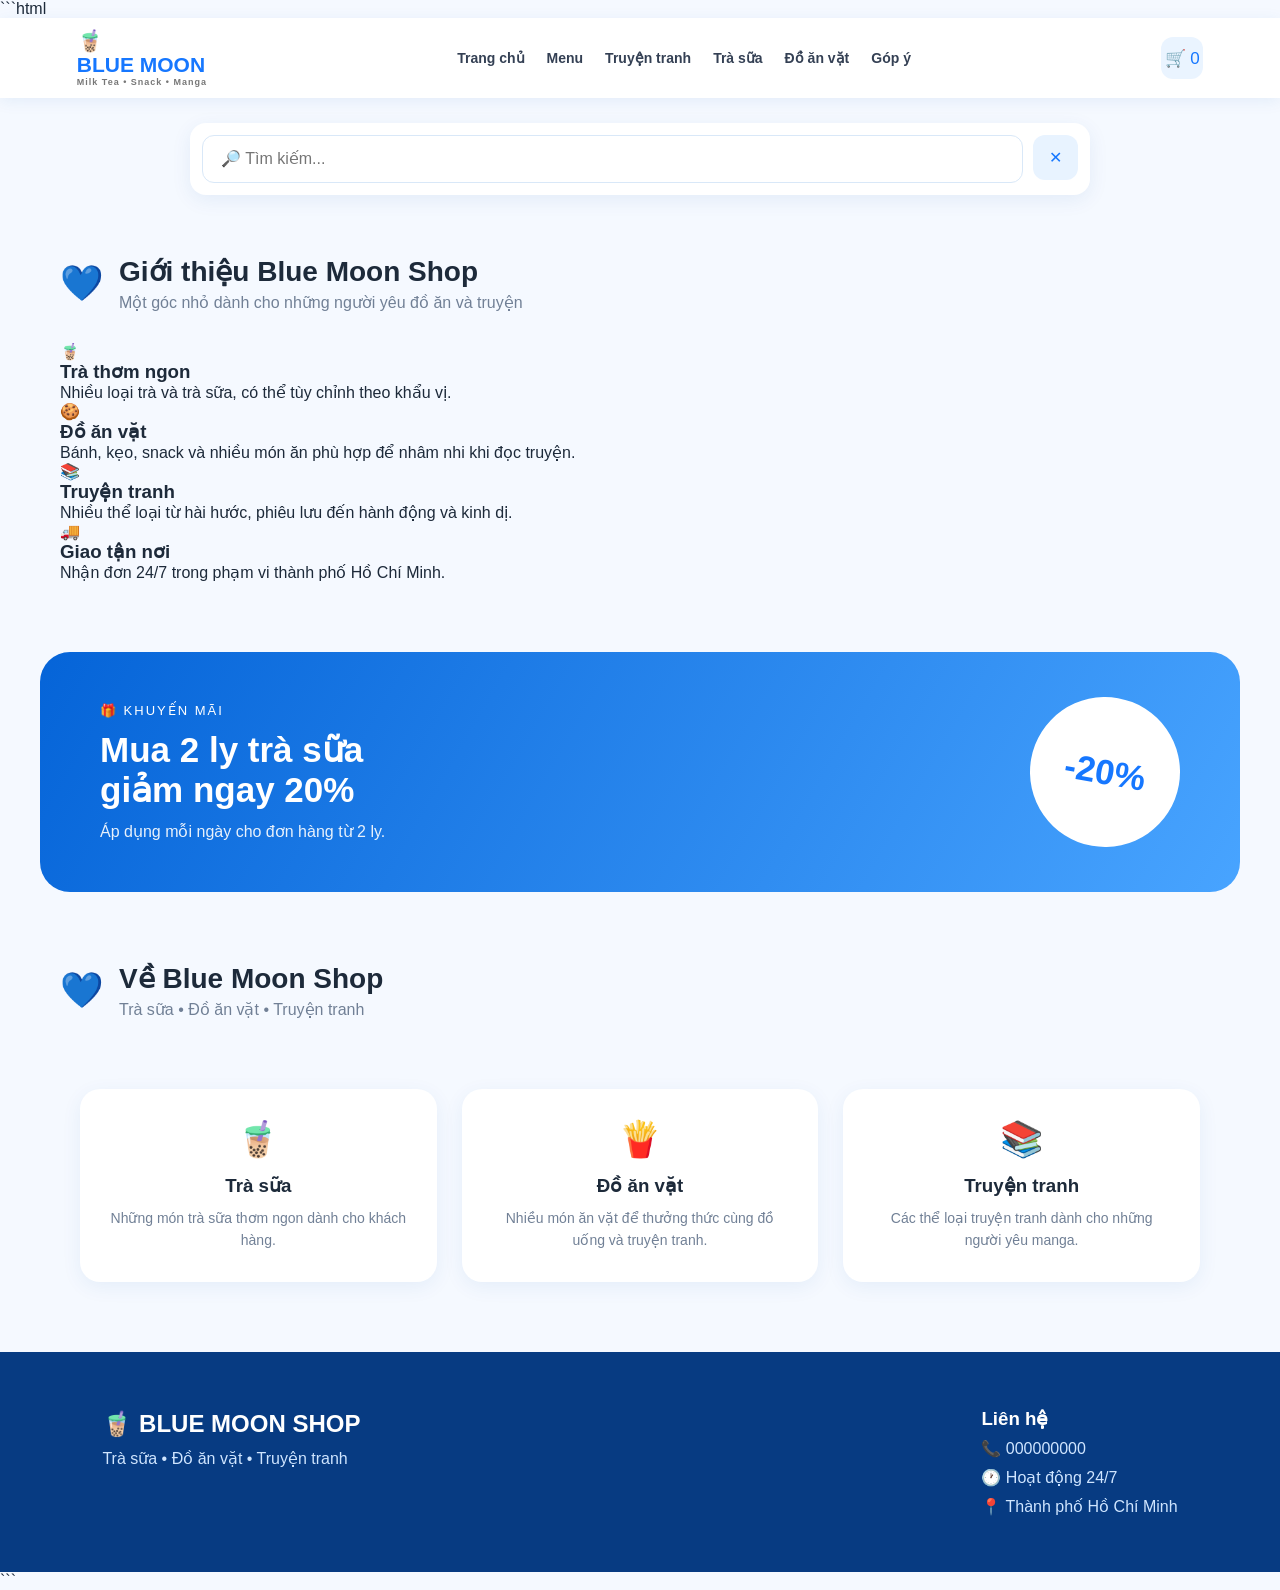
<file: about.html>
```html
<!DOCTYPE html>
<html lang="vi">

<head>

    <meta charset="UTF-8">

    <meta name="viewport"
          content="width=device-width, initial-scale=1.0">

    <title>Giới thiệu - Blue Moon Shop</title>

    <link rel="stylesheet"
          href="css/style.css">

</head>


<body>


<header>

    <div class="logo">

        🧋 <span>BLUE MOON</span>

        <small>
            Milk Tea • Snack • Manga
        </small>

    </div>


    <nav>

        <a href="index.html">
            Trang chủ
        </a>

        <a href="menu.html">
            Menu
        </a>

        <a href="truyen.html">
            Truyện tranh
        </a>

        <a href="trasua.html">
            Trà sữa
        </a>

        <a href="anvat.html">
            Đồ ăn vặt
        </a>

        <a href="gopy.html">
            Góp ý
        </a>

    </nav>


    <div class="header-right">

        <button onclick="openCart()">
            🛒 <span id="cartCount">0</span>
        </button>

    </div>

</header>


<!-- ==========================================
     THANH TÌM KIẾM
     ========================================== -->

<div class="page-search">

    <input
        type="text"
        id="pageSearch"
        placeholder="🔎 Tìm kiếm..."
        oninput="searchAboutPage()"
    >

    <button
        type="button"
        onclick="clearAboutSearch()"
    >
        ✕
    </button>

</div>


<style>

.page-search {

    width: 90%;
    max-width: 900px;

    margin: 25px auto;

    display: flex;

    gap: 10px;

    background: white;

    padding: 12px;

    border-radius: 16px;

    box-shadow:
        0 5px 20px rgba(0, 80, 170, .08);

    box-sizing: border-box;

}


.page-search input {

    flex: 1;

    padding: 14px 18px;

    border: 1px solid #d9e8f8;

    border-radius: 12px;

    outline: none;

    font-size: 16px;

    box-sizing: border-box;

}


.page-search input:focus {

    border-color: #1677ff;

}


.page-search button {

    width: 45px;

    height: 45px;

    border: none;

    border-radius: 12px;

    background: #e8f3ff;

    color: #1677ff;

    cursor: pointer;

    font-size: 16px;

}


.page-search button:hover {

    background: #1677ff;

    color: white;

}

</style>



<main>


<section class="section">

    <div class="section-title">

        <span>
            💙
        </span>

        <div>

            <h2>
                Giới thiệu Blue Moon Shop
            </h2>

            <p>
                Một góc nhỏ dành cho những người yêu đồ ăn và truyện
            </p>

        </div>

    </div>


    <div class="feature-grid">


        <div class="feature-card">

            <div class="feature-icon">
                🧋
            </div>

            <h3>
                Trà thơm ngon
            </h3>

            <p>
                Nhiều loại trà và trà sữa,
                có thể tùy chỉnh theo khẩu vị.
            </p>

        </div>


        <div class="feature-card">

            <div class="feature-icon">
                🍪
            </div>

            <h3>
                Đồ ăn vặt
            </h3>

            <p>
                Bánh, kẹo, snack và nhiều món ăn
                phù hợp để nhâm nhi khi đọc truyện.
            </p>

        </div>


        <div class="feature-card">

            <div class="feature-icon">
                📚
            </div>

            <h3>
                Truyện tranh
            </h3>

            <p>
                Nhiều thể loại từ hài hước,
                phiêu lưu đến hành động và kinh dị.
            </p>

        </div>


        <div class="feature-card">

            <div class="feature-icon">
                🚚
            </div>

            <h3>
                Giao tận nơi
            </h3>

            <p>
                Nhận đơn 24/7 trong phạm vi
                thành phố Hồ Chí Minh.
            </p>

        </div>


    </div>

</section>



<section class="promotion">

    <div>

        <span>
            🎁 KHUYẾN MÃI
        </span>

        <h2>
            Mua 2 ly trà sữa
            <br>
            giảm ngay 20%
        </h2>

        <p>
            Áp dụng mỗi ngày cho đơn hàng từ 2 ly.
        </p>

    </div>


    <div class="sale-circle">
        -20%
    </div>

</section>



<section class="section">

    <div class="section-title">

        <span>
            💙
        </span>

        <div>

            <h2>
                Về Blue Moon Shop
            </h2>

            <p>
                Trà sữa • Đồ ăn vặt • Truyện tranh
            </p>

        </div>

    </div>


    <div class="info-section">


        <div class="info-box">

            <div>
                🧋
            </div>

            <h3>
                Trà sữa
            </h3>

            <p>
                Những món trà sữa thơm ngon
                dành cho khách hàng.
            </p>

        </div>


        <div class="info-box">

            <div>
                🍟
            </div>

            <h3>
                Đồ ăn vặt
            </h3>

            <p>
                Nhiều món ăn vặt để thưởng thức
                cùng đồ uống và truyện tranh.
            </p>

        </div>


        <div class="info-box">

            <div>
                📚
            </div>

            <h3>
                Truyện tranh
            </h3>

            <p>
                Các thể loại truyện tranh
                dành cho những người yêu manga.
            </p>

        </div>


    </div>

</section>


</main>



<footer>

    <div>

        <h2>
            🧋 BLUE MOON SHOP
        </h2>

        <p>
            Trà sữa • Đồ ăn vặt • Truyện tranh
        </p>

    </div>


    <div>

        <h3>
            Liên hệ
        </h3>

        <p>
            📞 000000000
        </p>

        <p>
            🕐 Hoạt động 24/7
        </p>

        <p>
            📍 Thành phố Hồ Chí Minh
        </p>

    </div>

</footer>



<div id="productModal" class="modal">

    <div class="modal-content">

        <span
            class="close"
            onclick="closeModal()">

            ×

        </span>

        <div
            id="modalIcon"
            class="modal-icon">

            🧋

        </div>

        <h2 id="modalName"></h2>

        <p id="modalDescription"></p>

        <h3
            id="modalPrice"
            class="price">
        </h3>

        <button id="modalAddButton">
            🛒 Thêm vào giỏ hàng
        </button>

    </div>

</div>



<div id="cartModal" class="modal">

    <div class="modal-content cart-content">

        <span
            class="close"
            onclick="closeCart()">

            ×

        </span>

        <h2>
            🛒 Giỏ hàng
        </h2>


        <div id="cartItems"></div>


        <div class="cart-total">

            Tổng cộng:

            <strong id="cartTotal">
                0đ
            </strong>

        </div>


        <button onclick="checkout()">
            Thanh toán
        </button>

    </div>

</div>



<script src="js/script.js"></script>


<script>

/* ==========================================
   TÌM KIẾM TRÊN TRANG ABOUT
   ========================================== */

function searchAboutPage() {

    const input =
        document.getElementById("pageSearch");

    if (!input) return;


    const keyword =
        input.value
            .toLowerCase()
            .trim();


    /*
     * Tìm trong từng phần nội dung
     * của trang.
     */

    const items =
        document.querySelectorAll(
            "main .section, main .promotion"
        );


    items.forEach(
        function(item) {

            const text =
                item.innerText
                    .toLowerCase();


            if (
                keyword === "" ||
                text.includes(keyword)
            ) {

                item.style.display = "";

            } else {

                item.style.display = "none";

            }

        }
    );

}


/* ==========================================
   XÓA TÌM KIẾM
   ========================================== */

function clearAboutSearch() {

    const input =
        document.getElementById(
            "pageSearch"
        );


    if (!input) return;


    input.value = "";


    searchAboutPage();


    input.focus();

}

</script>
<script></script>

</body>

</html>
```
</file>
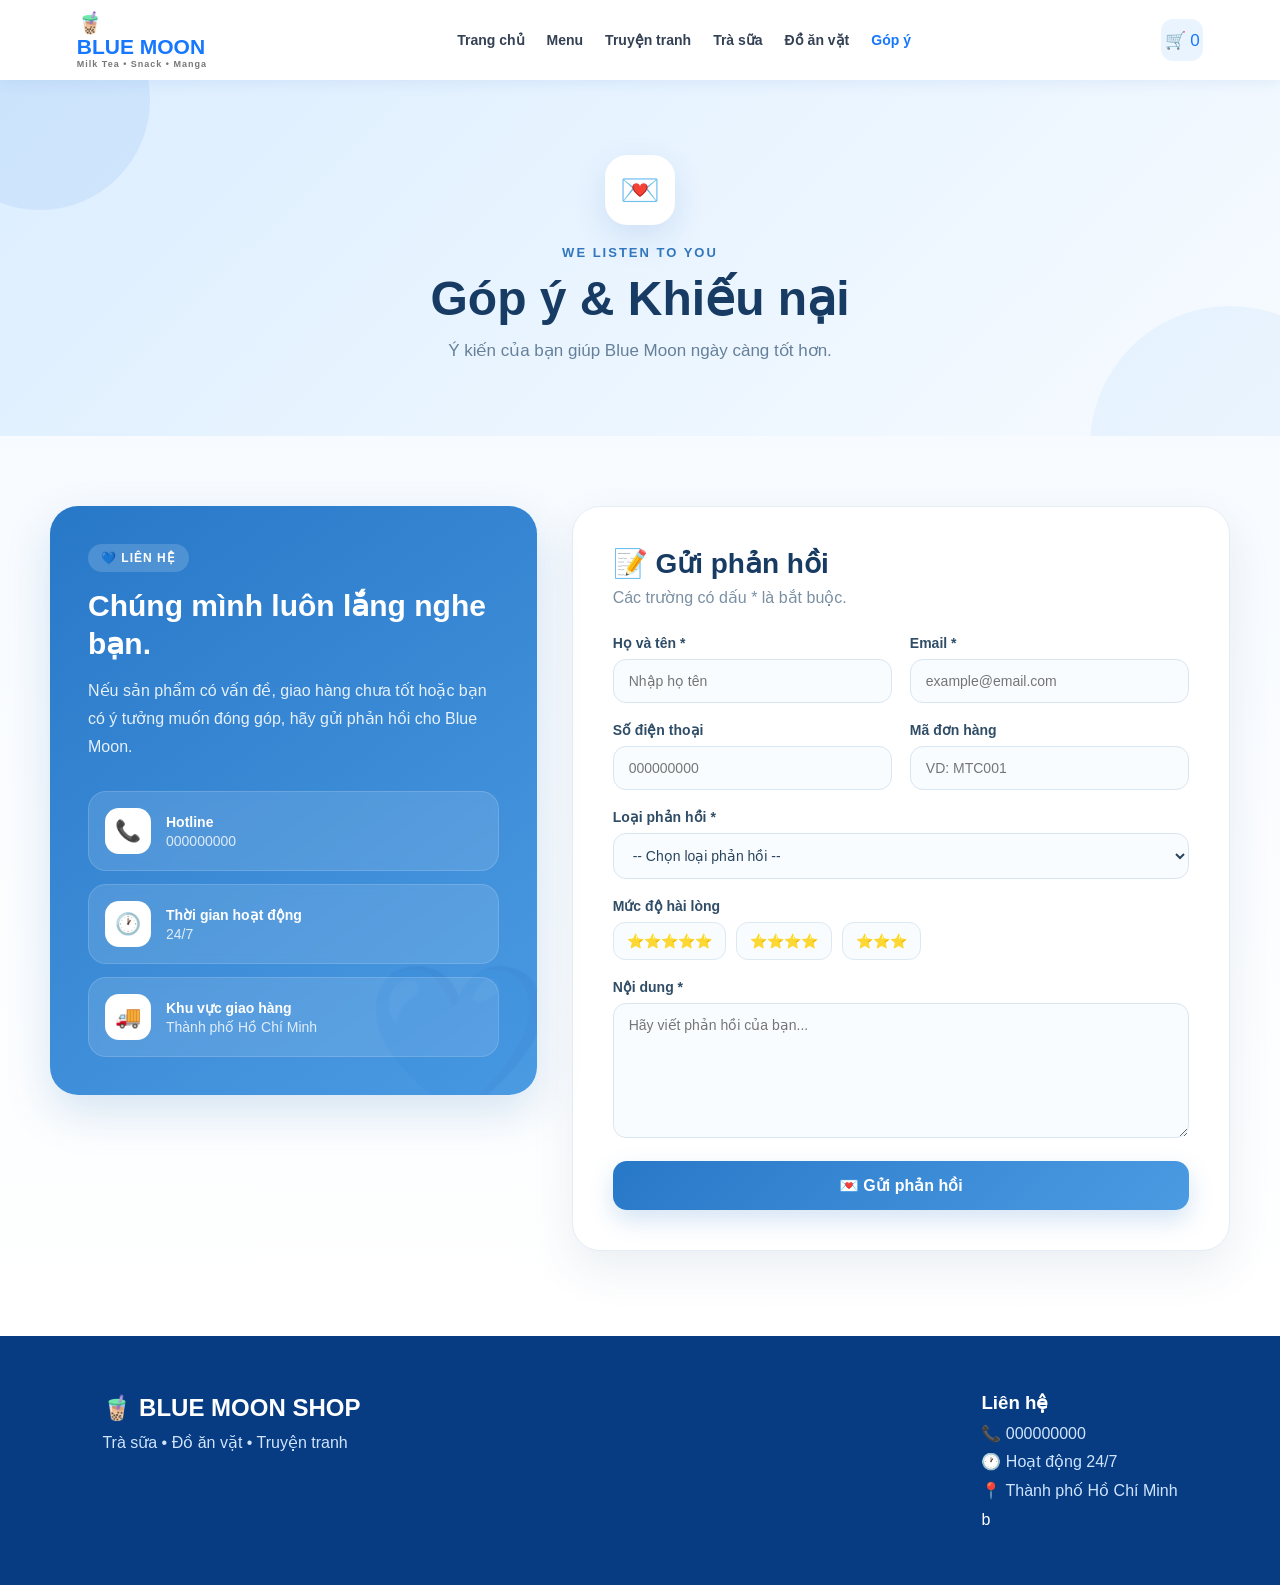
<file: gopy.html>
<!DOCTYPE html>
<html lang="vi">

<head>

    <meta charset="UTF-8">

    <meta name="viewport"
          content="width=device-width, initial-scale=1.0">

    <title>Góp ý & Khiếu nại | BLUE MOON SHOP</title>

    <link rel="stylesheet"
          href="css/style.css">

    <style>

        /* =========================
           GIAO DIỆN TRANG GÓP Ý
           ========================= */

        .feedback-page {
            background: linear-gradient(180deg, #f4f9ff 0%, #ffffff 100%);
            min-height: 100vh;
        }

        .feedback-banner {
            position: relative;
            overflow: hidden;
            padding: 75px 20px;
            text-align: center;
            background: linear-gradient(135deg, #dceeff, #f7fbff);
        }

        .feedback-banner::before,
        .feedback-banner::after {
            content: "";
            position: absolute;
            border-radius: 50%;
            pointer-events: none;
        }

        .feedback-banner::before {
            width: 220px;
            height: 220px;
            background: rgba(80, 150, 230, 0.12);
            top: -90px;
            left: -70px;
        }

        .feedback-banner::after {
            width: 280px;
            height: 280px;
            background: rgba(120, 180, 240, 0.10);
            bottom: -150px;
            right: -90px;
        }

        .feedback-banner-content {
            position: relative;
            z-index: 1;
            max-width: 850px;
            margin: auto;
        }

        .feedback-banner .banner-icon {
            width: 70px;
            height: 70px;
            margin: 0 auto 18px;
            display: flex;
            align-items: center;
            justify-content: center;
            border-radius: 22px;
            background: white;
            box-shadow: 0 12px 35px rgba(0, 80, 170, .12);
            font-size: 32px;
        }

        .feedback-banner span {
            display: inline-block;
            margin-bottom: 10px;
            color: #3277bd;
            font-size: 13px;
            font-weight: 800;
            letter-spacing: 2px;
        }

        .feedback-banner h1 {
            margin: 0 0 14px;
            color: #173b63;
            font-size: clamp(32px, 5vw, 48px);
            font-weight: 800;
        }

        .feedback-banner p {
            margin: 0;
            color: #66809a;
            font-size: 17px;
        }


        .feedback-wrap {
            padding: 70px 20px 85px;
        }

        .feedback-layout {
            max-width: 1180px;
            margin: auto;
            display: grid;
            grid-template-columns: .85fr 1.15fr;
            gap: 35px;
            align-items: start;
        }


        /* =========================
           CỘT THÔNG TIN
           ========================= */

        .feedback-info-box {
            padding: 38px;
            border-radius: 28px;
            background: linear-gradient(145deg, #2878c8, #4b9be3);
            color: white;
            box-shadow: 0 18px 45px rgba(36, 111, 183, .18);
            overflow: hidden;
            position: relative;
        }

        .feedback-info-box::after {
            content: "💙";
            position: absolute;
            right: -15px;
            bottom: -35px;
            font-size: 150px;
            opacity: .08;
        }

        .info-label {
            display: inline-block;
            margin-bottom: 15px;
            padding: 7px 13px;
            border-radius: 30px;
            background: rgba(255,255,255,.16);
            font-size: 12px;
            font-weight: 800;
            letter-spacing: 1px;
        }

        .feedback-info-box h2 {
            margin: 0 0 15px;
            font-size: 30px;
            line-height: 1.25;
        }

        .feedback-info-box > p {
            margin: 0 0 30px;
            color: rgba(255,255,255,.88);
            line-height: 1.75;
        }


        .contact-list {
            display: grid;
            gap: 13px;
        }

        .contact-card-new {
            display: flex;
            align-items: center;
            gap: 15px;
            padding: 16px;
            border-radius: 18px;
            background: rgba(255,255,255,.12);
            border: 1px solid rgba(255,255,255,.14);
            backdrop-filter: blur(5px);
        }

        .contact-card-new .icon {
            width: 46px;
            height: 46px;
            flex-shrink: 0;
            display: flex;
            align-items: center;
            justify-content: center;
            border-radius: 14px;
            background: white;
            font-size: 21px;
        }

        .contact-card-new strong {
            display: block;
            margin-bottom: 3px;
            font-size: 14px;
        }

        .contact-card-new span {
            display: block;
            color: rgba(255,255,255,.82);
            font-size: 14px;
        }


        /* =========================
           FORM
           ========================= */

        .feedback-form-new {
            padding: 40px;
            border-radius: 28px;
            background: white;
            border: 1px solid #e4edf6;
            box-shadow: 0 18px 45px rgba(30, 80, 120, .09);
        }

        .form-heading {
            margin-bottom: 28px;
        }

        .form-heading h2 {
            margin: 0 0 8px;
            color: #173b63;
            font-size: 28px;
        }

        .form-heading p {
            margin: 0;
            color: #7a8fa3;
        }


        .form-row {
            display: grid;
            grid-template-columns: 1fr 1fr;
            gap: 18px;
        }

        .form-group {
            margin-bottom: 19px;
        }

        .form-group label {
            display: block;
            margin-bottom: 8px;
            color: #304d68;
            font-size: 14px;
            font-weight: 700;
        }

        .form-group input,
        .form-group select,
        .form-group textarea {
            width: 100%;
            box-sizing: border-box;
            padding: 13px 15px;
            border: 1px solid #d9e6f2;
            border-radius: 13px;
            outline: none;
            background: #f9fcff;
            color: #29445d;
            font-family: inherit;
            font-size: 14px;
            transition: .2s;
        }

        .form-group input:focus,
        .form-group select:focus,
        .form-group textarea:focus {
            border-color: #4b9be3;
            background: white;
            box-shadow: 0 0 0 4px rgba(75,155,227,.10);
        }

        .form-group textarea {
            min-height: 135px;
            resize: vertical;
        }


        /* =========================
           ĐÁNH GIÁ
           ========================= */

        .rating-new {
            display: flex;
            gap: 10px;
            flex-wrap: wrap;
        }

        .rating-new label {
            margin: 0;
            cursor: pointer;
        }

        .rating-new input {
            display: none;
        }

        .rating-new span {
            display: block;
            padding: 10px 13px;
            border: 1px solid #dce8f2;
            border-radius: 12px;
            background: #f9fcff;
            transition: .2s;
        }

        .rating-new label:hover span {
            border-color: #4b9be3;
            transform: translateY(-2px);
        }

        .rating-new input:checked + span {
            border-color: #4b9be3;
            background: #eaf5ff;
        }


        .feedback-submit {
            width: 100%;
            padding: 15px 20px;
            border: 0;
            border-radius: 14px;
            background: linear-gradient(135deg, #2878c8, #4b9be3);
            color: white;
            font-size: 16px;
            font-weight: 800;
            cursor: pointer;
            box-shadow: 0 10px 25px rgba(40,120,200,.20);
            transition: .2s;
        }

        .feedback-submit:hover {
            transform: translateY(-2px);
            box-shadow: 0 14px 30px rgba(40,120,200,.28);
        }


        /* =========================
           RESPONSIVE
           ========================= */

        @media (max-width: 850px) {

            .feedback-layout {
                grid-template-columns: 1fr;
            }

            .feedback-info-box,
            .feedback-form-new {
                padding: 30px 24px;
            }

        }


        @media (max-width: 600px) {

            .feedback-banner {
                padding: 55px 18px;
            }

            .feedback-wrap {
                padding: 45px 15px 60px;
            }

            .form-row {
                grid-template-columns: 1fr;
                gap: 0;
            }

            .feedback-info-box h2 {
                font-size: 25px;
            }

            .feedback-form-new {
                padding: 25px 18px;
            }

        }

    </style>

</head>


<body>


<!-- ================= HEADER ================= -->

<header>

    <div class="logo">

        🧋 <span>BLUE MOON</span>

        <small>
            Milk Tea • Snack • Manga
        </small>

    </div>


    <nav>

        <a href="index.html">
            Trang chủ
        </a>

        <a href="menu.html">
            Menu
        </a>

        <a href="truyen.html">
            Truyện tranh
        </a>

        <a href="trasua.html">
            Trà sữa
        </a>

        <a href="anvat.html">
            Đồ ăn vặt
        </a>

        <a href="gopy.html" class="active">
            Góp ý
        </a>

    </nav>


    <div class="header-right">

        <button onclick="openCart()">
            🛒 <span id="cartCount">0</span>
        </button>

    </div>

</header>


<main class="feedback-page">


<!-- ================= BANNER ================= -->

<section class="feedback-banner">

    <div class="feedback-banner-content">

        <div class="banner-icon">
            💌
        </div>

        <span>
            WE LISTEN TO YOU
        </span>

        <h1>
            Góp ý & Khiếu nại
        </h1>

        <p>
            Ý kiến của bạn giúp Blue Moon ngày càng tốt hơn.
        </p>

    </div>

</section>



<!-- ================= NỘI DUNG ================= -->

<section class="feedback-wrap">

    <div class="feedback-layout">


        <!-- THÔNG TIN -->

        <div class="feedback-info-box">

            <span class="info-label">
                💙 LIÊN HỆ
            </span>

            <h2>
                Chúng mình luôn lắng nghe bạn.
            </h2>

            <p>
                Nếu sản phẩm có vấn đề,
                giao hàng chưa tốt hoặc bạn có ý tưởng
                muốn đóng góp, hãy gửi phản hồi cho Blue Moon.
            </p>


            <div class="contact-list">


                <div class="contact-card-new">

                    <div class="icon">
                        📞
                    </div>

                    <div>

                        <strong>
                            Hotline
                        </strong>

                        <span>
                            000000000
                        </span>

                    </div>

                </div>


                <div class="contact-card-new">

                    <div class="icon">
                        🕐
                    </div>

                    <div>

                        <strong>
                            Thời gian hoạt động
                        </strong>

                        <span>
                            24/7
                        </span>

                    </div>

                </div>


                <div class="contact-card-new">

                    <div class="icon">
                        🚚
                    </div>

                    <div>

                        <strong>
                            Khu vực giao hàng
                        </strong>

                        <span>
                            Thành phố Hồ Chí Minh
                        </span>

                    </div>

                </div>


            </div>

        </div>



        <!-- FORM -->

        <div class="feedback-form-new">

            <div class="form-heading">

                <h2>
                    📝 Gửi phản hồi
                </h2>

                <p>
                    Các trường có dấu * là bắt buộc.
                </p>

            </div>


            <form onsubmit="submitFeedback(event)">


                <div class="form-row">


                    <div class="form-group">

                        <label>
                            Họ và tên *
                        </label>

                        <input
                            id="feedbackName"
                            type="text"
                            required
                            placeholder="Nhập họ tên">

                    </div>


                    <div class="form-group">

                        <label>
                            Email *
                        </label>

                        <input
                            id="feedbackEmail"
                            type="email"
                            required
                            placeholder="example@email.com">

                    </div>


                </div>


                <div class="form-row">


                    <div class="form-group">

                        <label>
                            Số điện thoại
                        </label>

                        <input
                            id="feedbackPhone"
                            type="tel"
                            placeholder="000000000">

                    </div>


                    <div class="form-group">

                        <label>
                            Mã đơn hàng
                        </label>

                        <input
                            id="orderCode"
                            type="text"
                            placeholder="VD: MTC001">

                    </div>


                </div>


                <div class="form-group">

                    <label>
                        Loại phản hồi *
                    </label>

                    <select
                        id="feedbackType"
                        required>

                        <option value="">
                            -- Chọn loại phản hồi --
                        </option>

                        <option>
                            Góp ý
                        </option>

                        <option>
                            Khiếu nại sản phẩm
                        </option>

                        <option>
                            Khiếu nại giao hàng
                        </option>

                        <option>
                            Khác
                        </option>

                    </select>

                </div>


                <div class="form-group">

                    <label>
                        Mức độ hài lòng
                    </label>


                    <div class="rating-new">


                        <label>

                            <input
                                type="radio"
                                name="rating"
                                value="5">

                            <span>
                                ⭐⭐⭐⭐⭐
                            </span>

                        </label>


                        <label>

                            <input
                                type="radio"
                                name="rating"
                                value="4">

                            <span>
                                ⭐⭐⭐⭐
                            </span>

                        </label>


                        <label>

                            <input
                                type="radio"
                                name="rating"
                                value="3">

                            <span>
                                ⭐⭐⭐
                            </span>

                        </label>


                    </div>

                </div>


                <div class="form-group">

                    <label>
                        Nội dung *
                    </label>

                    <textarea
                        id="feedbackMessage"
                        required
                        placeholder="Hãy viết phản hồi của bạn..."></textarea>

                </div>


                <button
                    type="submit"
                    class="feedback-submit">

                    💌 Gửi phản hồi

                </button>


            </form>

        </div>


    </div>

</section>


</main>



<!-- ================= FOOTER ================= -->

<footer>

    <div>

        <h2>
            🧋 BLUE MOON SHOP
        </h2>

        <p>
            Trà sữa • Đồ ăn vặt • Truyện tranh
        </p>

    </div>


    <div>

        <h3>
            Liên hệ
        </h3>

        <p>
            📞 000000000
        </p>

        <p>
            🕐 Hoạt động 24/7
        </p>

        <p>
            📍 Thành phố Hồ Chí Minh
        </p>
 b
    </div>

</footer>



<!-- ================= GIỎ HÀNG ================= -->

<div id="cartOverlay"
     class="cart-overlay"
     onclick="closeCart()">
</div>





<!-- ================= THANH TOÁN ================= -->

<div id="checkoutModal" class="modal">

    <div class="modal-content checkout">


        <button
            class="modal-close"
            onclick="closeCheckout()">

            ×

        </button>


        <h2>
            💳 Thanh toán
        </h2>


        <form onsubmit="submitOrder(event)">


            <label>
                Họ và tên
            </label>

            <input
                id="customerName"
                required
                type="text">


            <label>
                Số điện thoại
            </label>

            <input
                id="customerPhone"
                required
                type="tel">


            <label>
                Địa chỉ
            </label>

            <textarea
                id="customerAddress"
                required></textarea>


            <label>
                Thanh toán
            </label>

            <select id="paymentMethod">

                <option>
                    Thanh toán khi nhận hàng
                </option>

                <option>
                    Chuyển khoản ngân hàng
                </option>

                <option>
                    Ví điện tử
                </option>

            </select>


            <button
                class="btn btn-primary full">

                ✅ Đặt hàng

            </button>


        </form>

    </div>

</div>



<script src="js/script.js"></script>


</body>

</html>
</file>
<file: css/style.css>
* {
    margin: 0;
    padding: 0;
    box-sizing: border-box;
}

:root {
    --blue: #1677ff;
    --dark-blue: #0752b8;
    --light-blue: #eaf4ff;
    --sky: #d9edff;
    --white: #ffffff;
    --text: #1d2a3a;
    --gray: #718096;
}

body {
    font-family: Arial, Helvetica, sans-serif;
    background: #f5f9ff;
    color: var(--text);
}

/* ================= HEADER ================= */

header {
    height: 80px;
    background: white;
    display: flex;
    align-items: center;
    justify-content: space-between;
    padding: 0 6%;
    box-shadow: 0 3px 15px rgba(0, 85, 180, 0.08);
    position: sticky;
    top: 0;
    z-index: 100;
}

.logo {
    display: flex;
    flex-direction: column;
    color: var(--blue);
    font-weight: bold;
    font-size: 21px;
}

.logo small {
    font-size: 9px;
    color: #777;
    letter-spacing: 1px;
}

nav {
    display: flex;
    gap: 22px;
}

nav a {
    text-decoration: none;
    color: #344054;
    font-size: 14px;
    font-weight: 600;
    transition: 0.3s;
}

nav a:hover,
nav a.active {
    color: var(--blue);
}

.header-right {
    display: flex;
    gap: 8px;
}

.header-right button {
    border: none;
    background: var(--light-blue);
    color: var(--blue);
    width: 42px;
    height: 42px;
    border-radius: 12px;
    cursor: pointer;
    font-size: 17px;
}

/* ================= HERO ================= */

.hero {
    min-height: 500px;
    background:
        linear-gradient(90deg, rgba(5, 70, 160, .95), rgba(20, 130, 255, .65)),
        url("../images/banner.jpg");

    background-size: cover;
    background-position: center;

    display: flex;
    align-items: center;
    padding: 60px 8%;
    color: white;
}

.hero-content {
    max-width: 620px;
}

.hero-small {
    letter-spacing: 3px;
    font-size: 13px;
    margin-bottom: 18px;
}

.hero h1 {
    font-size: 55px;
    line-height: 1.1;
    margin-bottom: 20px;
}

.hero p {
    line-height: 1.7;
    margin-bottom: 30px;
}

.btn {
    display: inline-block;
    padding: 14px 25px;
    background: white;
    color: var(--blue);
    border-radius: 30px;
    text-decoration: none;
    font-weight: bold;
}

/* ================= SEARCH ================= */

.search-box {
    max-width: 1000px;
    margin: -30px auto 40px;
    position: relative;
    z-index: 5;
}

.search-box input {
    width: 100%;
    padding: 20px 25px;
    border: none;
    border-radius: 18px;
    box-shadow: 0 10px 30px rgba(0, 70, 150, .12);
    font-size: 15px;
    outline: none;
}

/* ================= SECTION ================= */

.section {
    max-width: 1200px;
    margin: 60px auto;
    padding: 0 20px;
}

.section-title {
    display: flex;
    align-items: center;
    gap: 15px;
    margin-bottom: 30px;
}

.section-title > span {
    font-size: 35px;
}

.section-title h2 {
    font-size: 28px;
}

.section-title p {
    color: var(--gray);
    margin-top: 5px;
}

/* ================= PRODUCT ================= */

.product-grid {
    display: grid;
    grid-template-columns: repeat(4, 1fr);
    gap: 22px;
}

.product-card {
    background: white;
    border-radius: 20px;
    padding: 15px;
    box-shadow: 0 5px 20px rgba(0, 80, 170, .07);
    position: relative;
    transition: .3s;
    cursor: pointer;
}

.product-card:hover {
    transform: translateY(-7px);
    box-shadow: 0 15px 35px rgba(0, 80, 170, .15);
}

.product-image {
    height: 190px;
    border-radius: 15px;
    display: flex;
    align-items: center;
    justify-content: center;
    font-size: 80px;
    margin-bottom: 15px;
}

.product-image.blue {
    background: #dff0ff;
}

.product-image.yellow {
    background: #fff5cf;
}

.product-image.pink {
    background: #ffe3ed;
}

.product-image.purple {
    background: #eee2ff;
}

.tag {
    display: inline-block;
    background: #e5f1ff;
    color: var(--blue);
    font-size: 10px;
    font-weight: bold;
    padding: 6px 9px;
    border-radius: 20px;
    margin-bottom: 10px;
}

.tag.hot {
    background: #ffebeb;
    color: #e53935;
}

.product-card h3 {
    font-size: 16px;
    margin-bottom: 8px;
}

.price {
    color: var(--blue);
    font-size: 19px;
    font-weight: bold;
    margin: 10px 0;
}

.product-card button,
.modal button,
.cart-content button {
    width: 100%;
    border: none;
    padding: 12px;
    border-radius: 10px;
    background: var(--blue);
    color: white;
    font-weight: bold;
    cursor: pointer;
    transition: .3s;
}

.product-card button:hover,
.modal button:hover {
    background: var(--dark-blue);
}

/* ================= PROMOTION ================= */

.promotion {
    max-width: 1200px;
    margin: 70px auto;
    padding: 45px 60px;
    border-radius: 30px;
    background: linear-gradient(120deg, #0564d8, #48a4ff);
    color: white;
    display: flex;
    justify-content: space-between;
    align-items: center;
}

.promotion span {
    font-size: 13px;
    letter-spacing: 2px;
}

.promotion h2 {
    font-size: 35px;
    margin: 12px 0;
}

.promotion p {
    opacity: .9;
}

.sale-circle {
    width: 150px;
    height: 150px;
    background: white;
    color: var(--blue);
    border-radius: 50%;
    display: flex;
    justify-content: center;
    align-items: center;
    font-size: 35px;
    font-weight: bold;
    transform: rotate(10deg);
}

/* ================= INFO ================= */

.info-section {
    max-width: 1200px;
    margin: 70px auto;
    padding: 0 20px;
    display: grid;
    grid-template-columns: repeat(3, 1fr);
    gap: 25px;
}

.info-box {
    background: white;
    padding: 30px;
    border-radius: 20px;
    text-align: center;
    box-shadow: 0 5px 20px rgba(0, 80, 170, .07);
}

.info-box > div {
    font-size: 35px;
    margin-bottom: 15px;
}

.info-box h3 {
    margin-bottom: 10px;
}

.info-box p {
    color: var(--gray);
    font-size: 14px;
    line-height: 1.6;
}

/* ================= FOOTER ================= */

footer {
    background: #073b82;
    color: white;
    padding: 50px 8%;
    display: flex;
    justify-content: space-between;
    line-height: 1.8;
}

footer p {
    color: #cfe5ff;
}

/* ================= MODAL ================= */

.modal {
    display: none;
    position: fixed;
    inset: 0;
    background: rgba(0, 30, 70, .6);
    z-index: 1000;
    justify-content: center;
    align-items: center;
    padding: 20px;
}

.modal.show {
    display: flex;
}

.modal-content {
    background: white;
    width: 450px;
    max-width: 100%;
    border-radius: 25px;
    padding: 35px;
    position: relative;
    text-align: center;
    animation: popup .25s ease;
}

@keyframes popup {
    from {
        transform: scale(.8);
        opacity: 0;
    }

    to {
        transform: scale(1);
        opacity: 1;
    }
}

.close {
    position: absolute;
    right: 20px;
    top: 12px;
    font-size: 30px;
    cursor: pointer;
    color: #777;
}

.modal-icon {
    width: 150px;
    height: 150px;
    background: var(--light-blue);
    border-radius: 20px;
    margin: auto auto 20px;
    display: flex;
    align-items: center;
    justify-content: center;
    font-size: 70px;
}

.modal-content p {
    color: var(--gray);
    line-height: 1.6;
    margin: 15px 0;
}

/* ================= CART ================= */

.cart-content {
    text-align: left;
}

.cart-content h2 {
    margin-bottom: 25px;
}

.cart-item {
    display: flex;
    justify-content: space-between;
    padding: 15px 0;
    border-bottom: 1px solid #eee;
}

.cart-total {
    padding: 20px 0;
    font-size: 18px;
}

.empty-cart {
    text-align: center;
    padding: 30px;
    color: var(--gray);
}

/* ================= RESPONSIVE ================= */

@media (max-width: 900px) {

    header {
        height: auto;
        padding: 15px;
        flex-wrap: wrap;
        gap: 15px;
    }

    nav {
        order: 3;
        width: 100%;
        overflow-x: auto;
        padding-bottom: 5px;
    }

    .hero h1 {
        font-size: 40px;
    }

    .product-grid {
        grid-template-columns: repeat(2, 1fr);
    }

    .promotion {
        margin: 30px 20px;
    }
}

@media (max-width: 600px) {

    .product-grid,
    .info-section {
        grid-template-columns: 1fr;
    }

    .hero {
        min-height: 450px;
    }

    .hero h1 {
        font-size: 35px;
    }

    .promotion {
        padding: 30px;
        flex-direction: column;
        gap: 25px;
        text-align: center;
    }

    footer {
        flex-direction: column;
        gap: 25px;
    }
}
.product-image img {
    width: 80%;
    height: 160px;
    object-fit: cover;
    border-radius: 15px;
    display: block;
    margin: auto;
}
</file>
